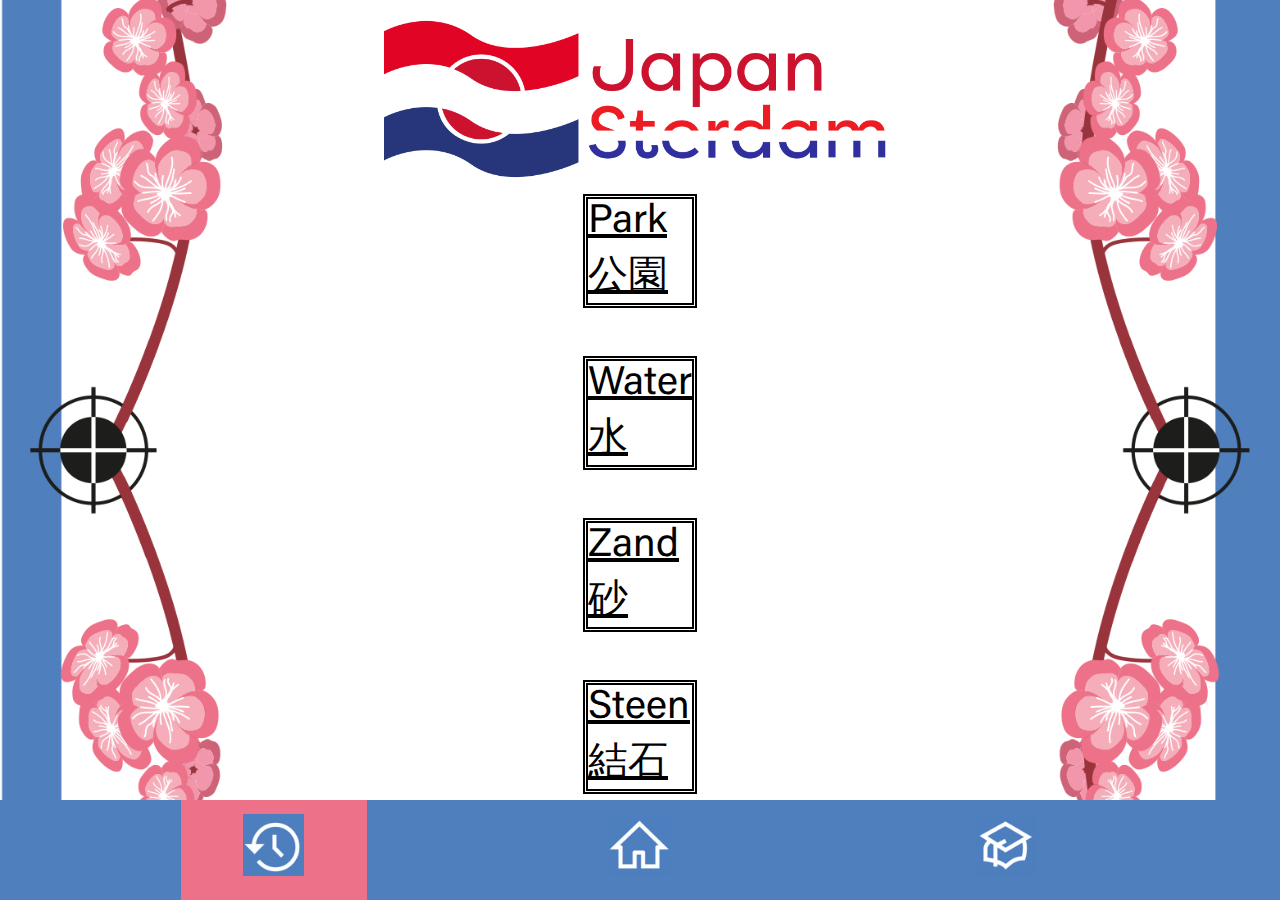
<file: geschiedenis.html>
<!DOCTYPE html>
<html lang="en">
<head>
    <meta charset="UTF-8">
    <meta http-equiv="X-UA-Compatible" content="IE=edge">
    <meta name="viewport" content="width=device-width, initial-scale=1.0">
    <title>JapanSterdam</title>
    <link rel="stylesheet" href="style.css">
</head>
<body>
    <div class="standaard">
        <div class="content2">
            <header>
                <div class="topbar">
                    <a href="./index.html"><img src="img/japansterdam_echt-PI.png" alt="logo"></a>
                </div>
            </header>
            <main>
                <div class="woordjes">
                    <ul>
                        <li><a href="./uitleg.html">Park <br> 公園</a></li>
                        <br>
                        <li><a href="#">Water <br>  水</a></li>
                        <br>
                        <li><a href="#">Zand <br>  砂</a></li>
                        <br>
                        <li><a href="#">Steen <br>  結石</a></li>
                    </ul>
                </div>
            </main>
        </div>
    </div>
            <footer>
                <nav>
                    <a href="geschiedenis.html"class="active"><img src="img/geschiedenis-pictogramkopie.jpg" alt=""></a>
                    <a href="index.html"><img src="img/home-pictogram.jpg" alt=""></a>
                    <a href="toets.html"><img src="img/toets-pictogram.jpg" alt=""></a>
                </nav>
            </footer>
</body>

</html>
</file>
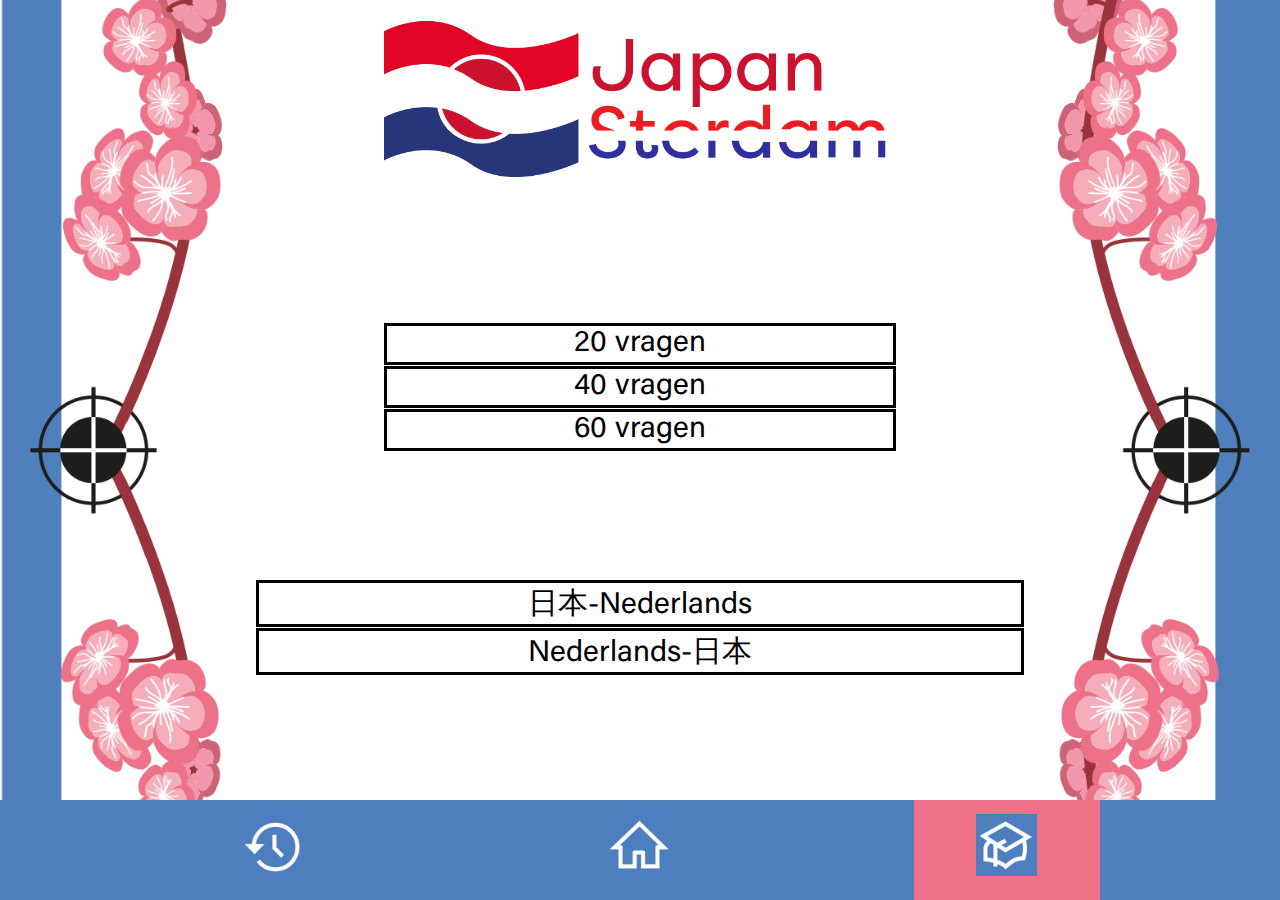
<file: toets.html>
<!DOCTYPE html>
<html lang="en">
<head>
    <meta charset="UTF-8">
    <meta http-equiv="X-UA-Compatible" content="IE=edge">
    <meta name="viewport" content="width=device-width, initial-scale=1.0">
    <title>JapanSterdam</title>
    <link rel="stylesheet" href="style.css">
</head>
<body>
    <div class="standaard">
        <header>
            <div class="topbar">
                <a href="./index.html"><img src="img/japansterdam_echt-PI.png" alt="logo"></a>
            </div>
        </header>
        <main>
            <div class="vragen">
                <p>20 vragen</p>
                <p>40 vragen</p>
                <p>60 vragen</p>
            </div>
            <div class="taal">
                    <p>日本-Nederlands</p>
                    <p>Nederlands-日本</p>
            </div>
            <div class="start">
                <a href="./toetsvraag.html"><p>START!</p></a>
            </div>
        </main>
    </div>
    <footer>
        <nav>
            <a href="geschiedenis.html"><img src="img/geschiedenis-pictogramkopie.jpg" alt=""></a>
            <a href="index.html"><img src="img/home-pictogram.jpg" alt=""></a>
            <a href="toets.html"class="active"><img src="img/toets-pictogram.jpg" alt=""></a>
        </nav>
    </footer>
</body>
</html>
</file>
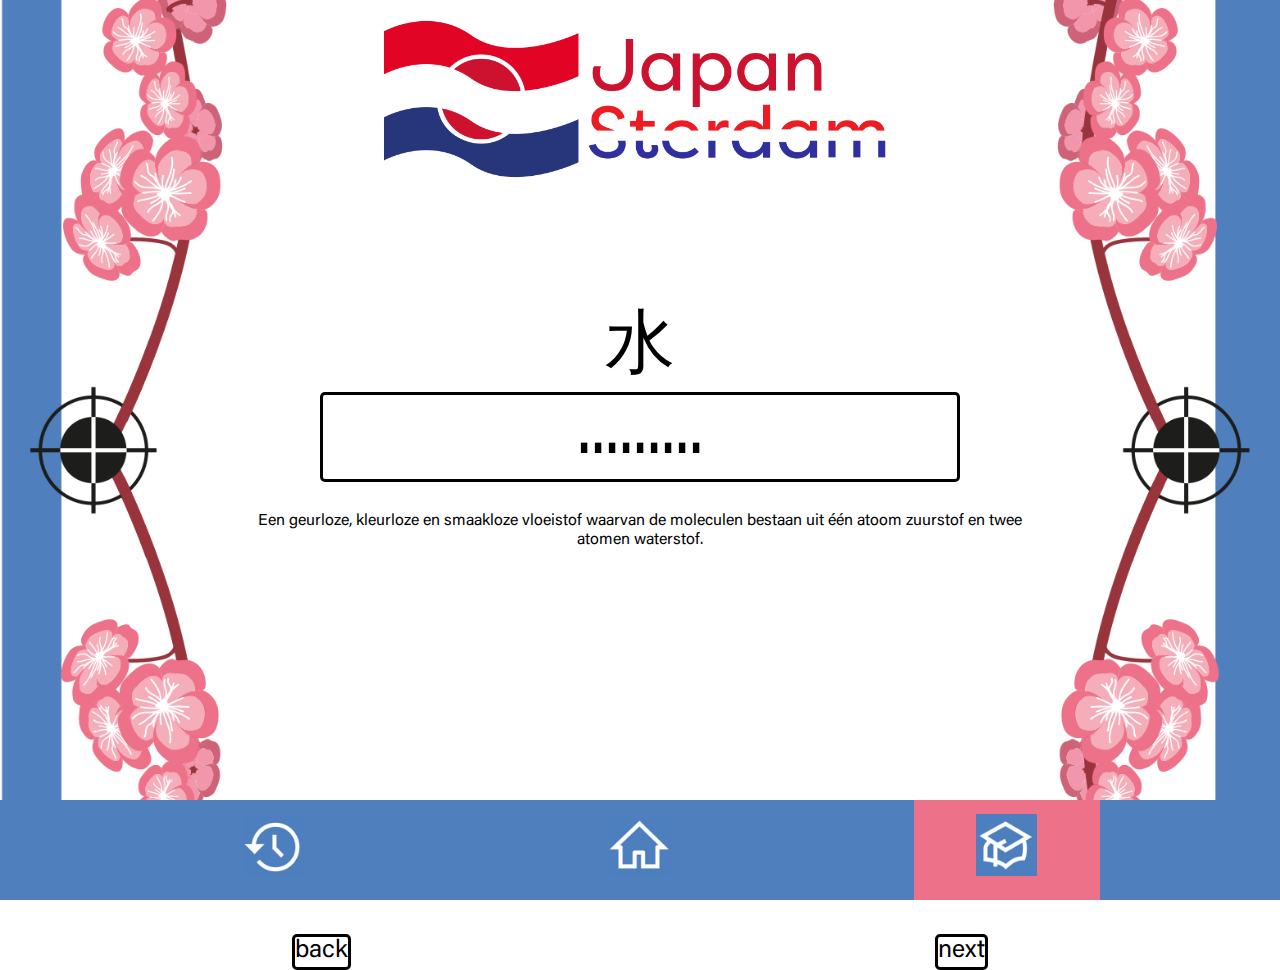
<file: toetsvraag.html>
<!DOCTYPE html>
<html lang="en">
<head>
    <meta charset="UTF-8">
    <meta http-equiv="X-UA-Compatible" content="IE=edge">
    <meta name="viewport" content="width=device-width, initial-scale=1.0">
    <title>JapanSterdam</title>
    <link rel="stylesheet" href="style.css">
</head>
<body>
    <div class="standaard">
        <header>
            <div class="topbar">
                <a href="./index.html"><img src="img/japansterdam_echt-PI.png" alt="logo"></a>
            </div>
        </header>
        <main>
            <div class="toetsvraaginhoud">
                <div class="vraag">
                    <p>水</p>
                </div>
                <div class="form">
                    <p>.........</p>
                </div>
                <div class="beschrijving">
                    <p>Een geurloze, kleurloze en smaakloze vloeistof waarvan de moleculen bestaan uit één atoom zuurstof en twee atomen waterstof. </p>
                </div>
                <div class="back-next">
                    <p>back</p>
                    <p>next</p>
                </div>
            </div>
        </main>
    </div>
    <footer>
        <nav>
            <a href="geschiedenis.html"><img src="img/geschiedenis-pictogramkopie.jpg" alt=""></a>
            <a href="index.html"><img src="img/home-pictogram.jpg" alt=""></a>
            <a href="toets.html"class="active"><img src="img/toets-pictogram.jpg" alt=""></a>
        </nav>
    </footer>
</body>
</html>
</file>
<file: style.css>
@font-face {
    font-family: acumin;
    src: url(fonts/AcuminVariableConcept.otf);
}
@font-face {
    font-family: filson;
    src: url(fonts/FilsonProRegular.otf);
}
*{
    margin: 0;
    padding: 0;
    font-family: acumin;
}
h1 h2{
    font-family: filson;
}
.home{
    width: 100%;
    height: 100vh;
    background-image: linear-gradient(rgba(0, 0, 0, 0.4),
    rgba(0, 0, 0, 0.4)), url(img/20220120_115039.jpg);
    background-size: cover;
    background-position: center;
}
.content{
    width: 100%;
    position: absolute;
    top: 50%;
    transform: translateY(-50%);
    text-align: center;
    color: #fff;
}
.content h1{
    font-size: 6em;
    margin-top: 80px;
    color: rgb(253, 224, 224);
}
.content p{
    margin: 20px auto;
    font-size: 30px;
    line-height: 25px;
}
button{
    width: 200px;
    padding: 15px 0;
    text-align: center;
    margin: 20px 10px;
    border-radius: 25px;
    font-size: 30px;
    border: 2px solid #37504d;
    background: transparent;
    color: #fff;
    cursor: pointer;
    position: relative;
    overflow: hidden;
}
.topbar_home{
    background-color: rgba(255, 255, 255, 0.5);
    border-radius: 0px 0px 40px 40px;
    color:rgba(70, 60, 158, 0.4);
}
.topbar_home img, .topbar img{
    width: 40%;
    display: flex;
    margin: auto;
    justify-content: center;
}
.topbar_geschiedenis{
    margin-left: 4.5%;
    padding-top: 5%;
}

/* geschiedenis */

.standaard{
    width: 100%;
    height: 100vh;
    background-image:url(img/achtergrond-PI.png);
    background-size: cover;
    background-position: center;
}
.woordjes{
    font-size: 40px;
    display: flex;
    justify-content: center;
    align-items: center;
}
.woordjes li{
    border-style:double;
    border-width:5px;
    
}
.woordjes ul{
    list-style-type: none;
}
.woordjes a:link, .woordjes a:visited{
    color: black;
}
    /* camera */

.camera{
    width: 100%;
    height: 100vh;
    background-image: url(img/camera-PI.png);
    background-size: cover;
    background-position: center;
}
.camera button{
    border: hidden;
}
.terug{
    display: flex;
    justify-content: center;
    border-style: hidden;
}
.foto{
    display: flex;
    justify-content: center;
    margin-top: 130%;
    border-style: hidden;
}
.uitleg{
    width: 100%;
    height: 100vh;
    background-image: url(img/uitleg-PI_eind.png);
    background-size: cover;
    background-position: center;
}
.text{
    padding-top: 20%;
    text-align: center;
}
.vragen, .taal, .start{
    display: block;
    text-align: center;
    font-size: 30px;
    padding-top: 10%;
}
.taal p{
    border-style: solid;
    padding-top: 0;
    padding-bottom: 0;
    margin-top: 1px;
    margin-right: 20%;
    margin-left: 20%;
}
.vragen p{
    border-style: solid;
    padding-top: 0;
    padding-bottom: 0;
    margin-top: 1px;
    margin-right: 30%;
    margin-left: 30%;
}
.toets_uitleg{
    justify-content: center;
    font-size: 15px;
    margin-left: 20px;
    margin-right: 20px;
}
.start p{
    border-style: solid;
    padding-top: 0;
    padding-bottom: 0;
    margin-top: 1px;
    margin-right: 35%;
    margin-left: 35%;
}
.toetsvraaginhoud{
    display: block;
    text-align: center;
    padding-top: 8%;
}
.vraag{
    font-size: 70px;
}
.form{
    border-style: solid;
    font-size: 70px;
    border-radius: 5px;
    margin-right: 25%;
    margin-left: 25%;
}
.back-next{ 
    display: flex;
    font-size: 25px;
    margin-top: 30%;
    justify-content: space-around;
}
.back-next p{
    border-style: solid;
    border-radius: 5px;
}
.beschrijving{
    margin-top: 30px;
    margin-left: 20%;
    margin-right: 20%;
}
.definitie{
    margin-right: 18%;
    margin-left: 18%;
}
nav {
    background-color: #507fbe;
    overflow: hidden;
    position: fixed;
    bottom: 0;
    display: flex;
    justify-content: center;
    justify-content: space-evenly;
}
nav a { 
    float: left;
    display: block;
    color: #f2f2f2;
    text-align: center;
    padding: 14px 16px;
    text-decoration: none;
    font-size: 25px;
}
nav a:hover {
    background-color: #ddd;
    color: white;
}
nav a.active {
    background-color: #ed7188;
    color: white;
}
nav uitleg{
    height: 20%;
}
nav{
    width: 100%;
}
.nav_icoon{
    width: 60%;
}
nav img{
    width: 40%;
}
</file>
